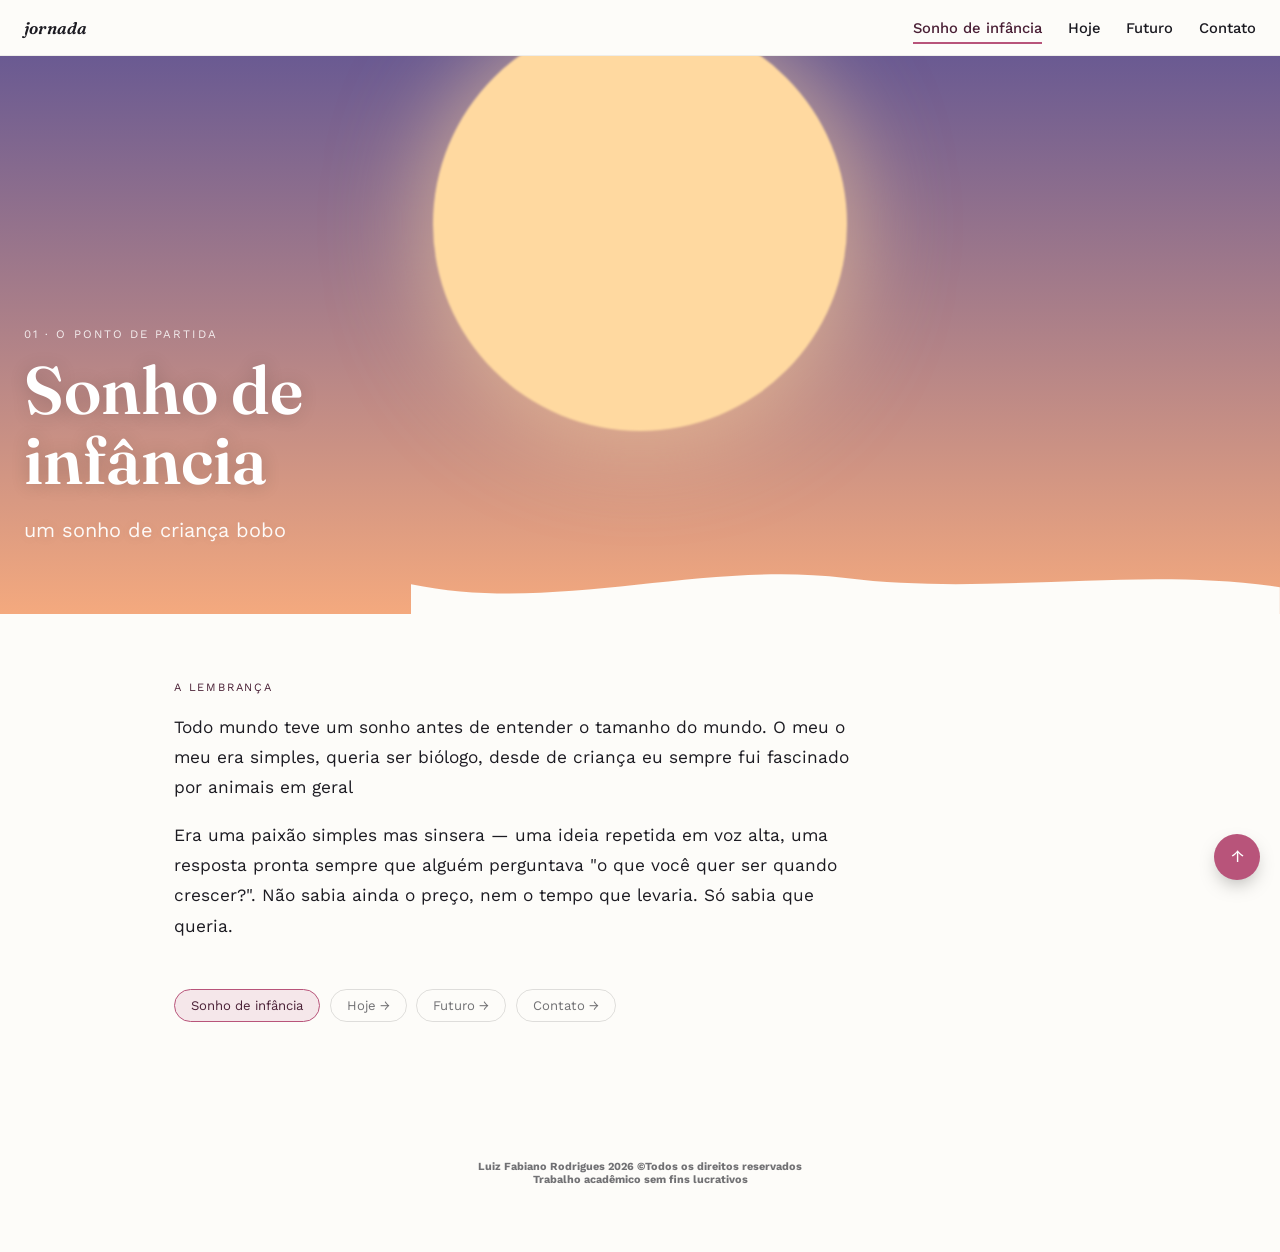
<file: index.html>
<!DOCTYPE html>
<html lang="pt-BR">
<head>
<meta charset="UTF-8">
<meta name="viewport" content="width=device-width, initial-scale=1.0">
<title>Sonho de infância — Jornada</title>
<link rel="icon" type="image/jpg" href="img/sol.jpg">
<link rel="stylesheet" href="styles.css">
</head>
<body class="page-sonho">
<a class="skip-link" href="#conteudo">Pular para o conteúdo</a>

<nav class="menu" id="topo" aria-label="Navegação principal">
  <span class="menu__brand">jornada</span>
  <ul class="menu__links">
    <li><a href="index.html" aria-current="page">Sonho de infância</a></li>
    <li><a href="hoje.html">Hoje</a></li>
    <li><a href="futuro.html">Futuro</a></li>
    <li><a href="contato.html">Contato</a></li>
  </ul>
</nav>

<header class="horizon" id="horizon"> 
  <div class="horizon__glow" aria-hidden="true"></div>
  <div class="horizon__content">
    <p class="eyebrow">01 · O ponto de partida</p>
    <h1 class="title">Sonho de infância</h1>
    <p class="lede">um sonho de criança bobo</p>
  </div>
  <svg class="horizon__line" viewBox="0 0 1440 90" preserveAspectRatio="none" aria-hidden="true">
    <path d="M0,40 C240,90 480,0 720,30 C960,60 1200,10 1440,45 L1440,90 L0,90 Z"></path>
  </svg>
</header>

<main id="conteudo">
  <p class="section-label">A lembrança</p>
  <div class="prose">
    <p>Todo mundo teve um sonho antes de entender o tamanho do mundo. O meu o meu era simples, queria ser biólogo, desde de criança eu sempre fui fascinado por animais em geral</p>
    <p>Era uma paixão simples mas sinsera — uma ideia repetida em voz alta, uma resposta pronta sempre que alguém perguntava "o que você quer ser quando crescer?". Não sabia ainda o preço, nem o tempo que levaria. Só sabia que queria.</p>
    
  </div>

  <nav class="timeline-strip" aria-label="Linha do tempo">
    <a href="sonho-de-infancia.html" aria-current="page">Sonho de infância</a>
    <a href="hoje.html">Hoje →</a>
    <a href="futuro.html">Futuro →</a>
    <a href="contato.html">Contato →</a>
  </nav>
</main>

<footer><h5>Luiz Fabiano Rodrigues 2026 &copyTodos os direitos reservados <br> Trabalho acadêmico sem fins lucrativos</h5></footer>
<a href="#horizon" class="back-to-top" aria-label="Voltar ao topo">↑</a>
</body>
</html>
</file>
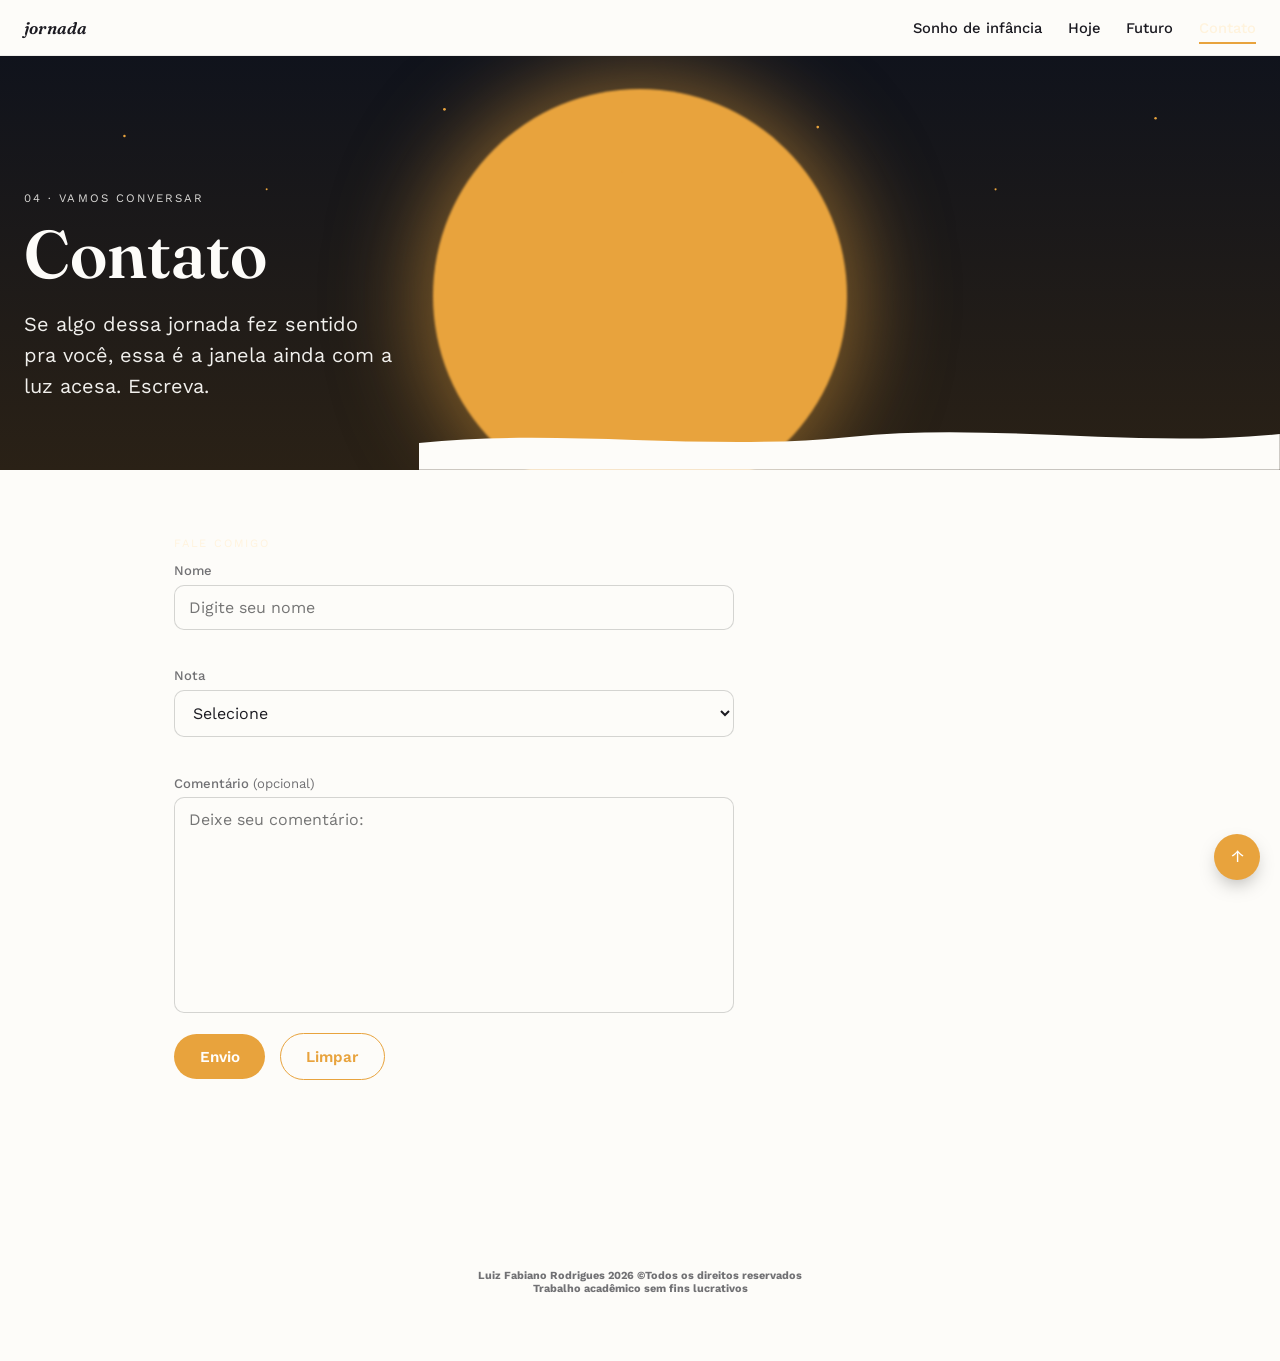
<file: contato.html>
<!DOCTYPE html>
<html lang="pt-BR">
<head>
<meta charset="UTF-8">
<meta name="viewport" content="width=device-width, initial-scale=1.0">
<title>Contato — Jornada</title>
<link rel="icon" type="image/jpg" href="img/sol.jpg">
<link rel="stylesheet" href="styles.css">
</head>
<body class="page-contato">
<a class="skip-link" href="#conteudo">Pular para o conteúdo</a>

<nav class="menu" id="topo" aria-label="Navegação principal">
  <span class="menu__brand">jornada</span>
  <ul class="menu__links">
    <li><a href="index.html">Sonho de infância</a></li>
    <li><a href="hoje.html">Hoje</a></li>
    <li><a href="futuro.html">Futuro</a></li>
    <li><a href="contato.html" aria-current="page">Contato</a></li>
  </ul>
</nav>

<header class="horizon" id="horizon">
  <div class="horizon__glow" aria-hidden="true"></div>
  <svg class="horizon__stars" viewBox="0 0 1440 500" preserveAspectRatio="none" aria-hidden="true">
    <g fill="#e8a33d">
      <circle cx="140" cy="90" r="1.4"/><circle cx="300" cy="150" r="1.1"/><circle cx="500" cy="60" r="1.6"/>
      <circle cx="700" cy="130" r="1.2"/><circle cx="920" cy="80" r="1.5"/><circle cx="1120" cy="150" r="1.2"/>
      <circle cx="1300" cy="70" r="1.4"/>
    </g>
  </svg>
  <div class="horizon__content">
    <p class="eyebrow">04 · Vamos conversar</p>
    <h1 class="title">Contato</h1>
    <p class="lede">Se algo dessa jornada fez sentido pra você, essa é a janela ainda com a luz acesa. Escreva.</p>
  </div>
  <svg class="horizon__line" viewBox="0 0 1440 90" preserveAspectRatio="none" aria-hidden="true">
    <path d="M0,45 C240,20 480,60 720,35 C960,10 1200,55 1440,30 L1440,90 L0,90 Z"></path>
  </svg>
</header>

<main id="conteudo">
  <section class="contact-form-wrap">
    <p class="section-label">Fale comigo</p>
    <form name="form1" onsubmit="return processarform()" method="post">
      <div class="field" id="campo-nome">
        <label for="nome">Nome</label>
        <input type="text" size="30" id="nome" name="nome" placeholder="Digite seu nome">
        <span class="field__error" id="erro-nome"></span>
      </div>

      <div class="field" id="campo-nota">
        <label for="nota">Nota</label>
        <select id="nota" name="nota">
          <option value="">Selecione</option>
          <option value="0">0</option>
          <option value="1">1</option>
          <option value="2">2</option>
          <option value="3">3</option>
          <option value="4">4</option>
          <option value="5">5</option>
        </select>
        <span class="field__error" id="erro-nota"></span>
      </div>

      <div class="field" id="campo-comentario">
        <label for="comentario">Comentário <span class="field__optional">(opcional)</span></label>
        <textarea rows="10" cols="30" id="comentario" name="comentario" placeholder="Deixe seu comentário:"></textarea>
      </div>

      <input type="submit" class="btn" name="enviar" value="Envio">
      <input type="reset" class="btn btn--ghost" value="Limpar">
      <p class="form-status" id="status-envio" role="status" aria-live="polite"></p>
    </form>
  </section>
</main>



<script>
function processarform() {
  const nome = document.forms["form1"]["nome"];
  const nota = document.forms["form1"]["nota"];
  const status = document.getElementById("status-envio");

  const campoNome = document.getElementById("campo-nome");
  const campoNota = document.getElementById("campo-nota");
  const erroNome = document.getElementById("erro-nome");
  const erroNota = document.getElementById("erro-nota");

  const nomeValido = nome.value.trim().length >= 2;
  const notaValida = nota.value !== "";

  campoNome.classList.toggle("has-error", !nomeValido);
  erroNome.textContent = nomeValido ? "" : "Digite seu nome (mínimo 2 letras).";

  campoNota.classList.toggle("has-error", !notaValida);
  erroNota.textContent = notaValida ? "" : "Selecione uma nota.";

  if (!nomeValido || !notaValida) {
    status.dataset.state = "error";
    status.textContent = "Verifique os campos destacados acima.";
    return false;
  }

  status.dataset.state = "success";
  status.textContent = "Mensagem enviada! Obrigado por escrever — respondo em breve.";
  return false; 
}
</script>

<footer><h5>Luiz Fabiano Rodrigues 2026 &copyTodos os direitos reservados <br> Trabalho acadêmico sem fins lucrativos</h5></footer>
<a href="#horizon" class="back-to-top" aria-label="Voltar ao topo">↑</a>
</body>
</html>
</file>
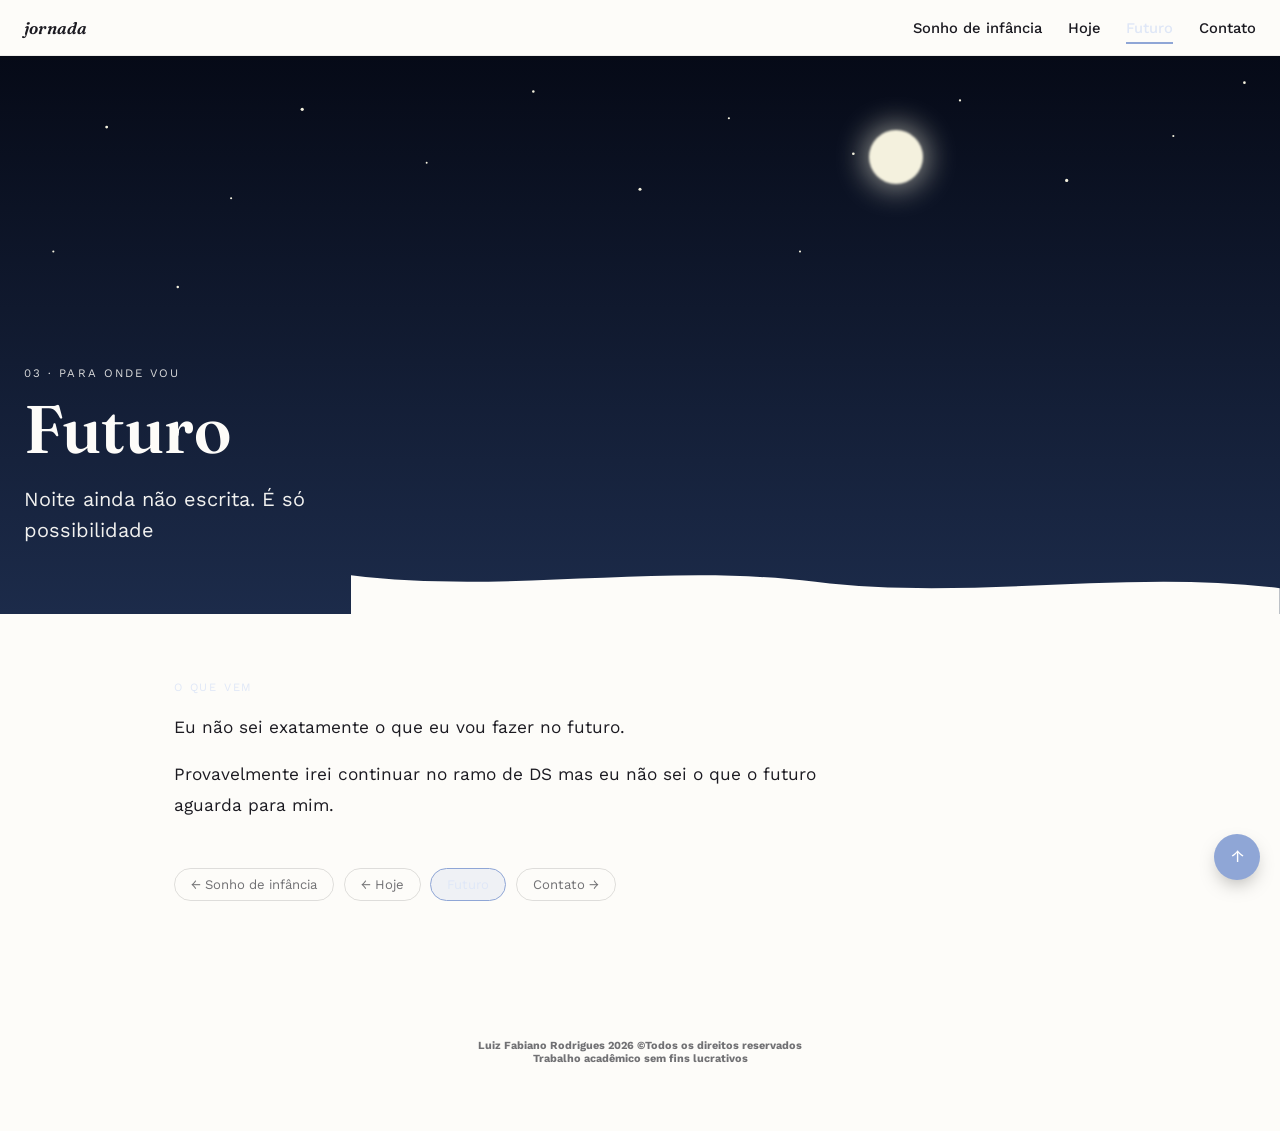
<file: futuro.html>
<!DOCTYPE html>
<html lang="pt-BR">
<head>
<meta charset="UTF-8">
<meta name="viewport" content="width=device-width, initial-scale=1.0">
<title>Futuro — Jornada</title>
<link rel="icon" type="image/jpg" href="img/sol.jpg">
<link rel="stylesheet" href="styles.css">
</head>
<body class="page-futuro">
<a class="skip-link" href="#conteudo">Pular para o conteúdo</a>

<nav class="menu" id="topo" aria-label="Navegação principal">
  <span class="menu__brand">jornada</span>
  <ul class="menu__links">
    <li><a href="index.html">Sonho de infância</a></li>
    <li><a href="hoje.html">Hoje</a></li>
    <li><a href="futuro.html" aria-current="page">Futuro</a></li>
    <li><a href="contato.html">Contato</a></li>
  </ul>
</nav>

<header class="horizon" id="horizon">
  <div class="horizon__glow" aria-hidden="true"></div>
  <svg class="horizon__stars" viewBox="0 0 1440 500" preserveAspectRatio="none" aria-hidden="true">
    <g fill="#f4f1de">
      <circle cx="120" cy="80" r="1.6"/><circle cx="260" cy="160" r="1.2"/><circle cx="340" cy="60" r="1.8"/>
      <circle cx="480" cy="120" r="1.1"/><circle cx="600" cy="40" r="1.4"/><circle cx="720" cy="150" r="1.7"/>
      <circle cx="820" cy="70" r="1.2"/><circle cx="960" cy="110" r="1.5"/><circle cx="1080" cy="50" r="1.3"/>
      <circle cx="1200" cy="140" r="1.8"/><circle cx="1320" cy="90" r="1.2"/><circle cx="1400" cy="30" r="1.5"/>
      <circle cx="60" cy="220" r="1.2"/><circle cx="200" cy="260" r="1.4"/><circle cx="900" cy="220" r="1.2"/>
    </g>
  </svg>
  <div class="horizon__content">
    <p class="eyebrow">03 · Para onde vou</p>
    <h1 class="title">Futuro</h1>
    <p class="lede">Noite ainda não escrita. É só possibilidade </p>
  </div>
  <svg class="horizon__line" viewBox="0 0 1440 90" preserveAspectRatio="none" aria-hidden="true">
    <path d="M0,30 C240,60 480,10 720,40 C960,70 1200,20 1440,50 L1440,90 L0,90 Z"></path>
  </svg>
</header>

<main id="conteudo">
  <p class="section-label">O que vem</p>
  <div class="prose">
    <p>Eu não sei exatamente o que eu vou fazer no futuro.</p>
    <p>Provavelmente irei continuar no ramo de DS mas eu não sei o que o futuro aguarda para mim.</p>
   
  </div>

  <nav class="timeline-strip" aria-label="Linha do tempo">
    <a href="sonho-de-infancia.html">← Sonho de infância</a>
    <a href="hoje.html">← Hoje</a>
    <a href="futuro.html" aria-current="page">Futuro</a>
    <a href="contato.html">Contato →</a>
  </nav>
</main>

<footer><h5>Luiz Fabiano Rodrigues 2026 &copyTodos os direitos reservados <br> Trabalho acadêmico sem fins lucrativos</h5></footer>
<a href="#horizon" class="back-to-top" aria-label="Voltar ao topo">↑</a>
</body>
</html>
</file>
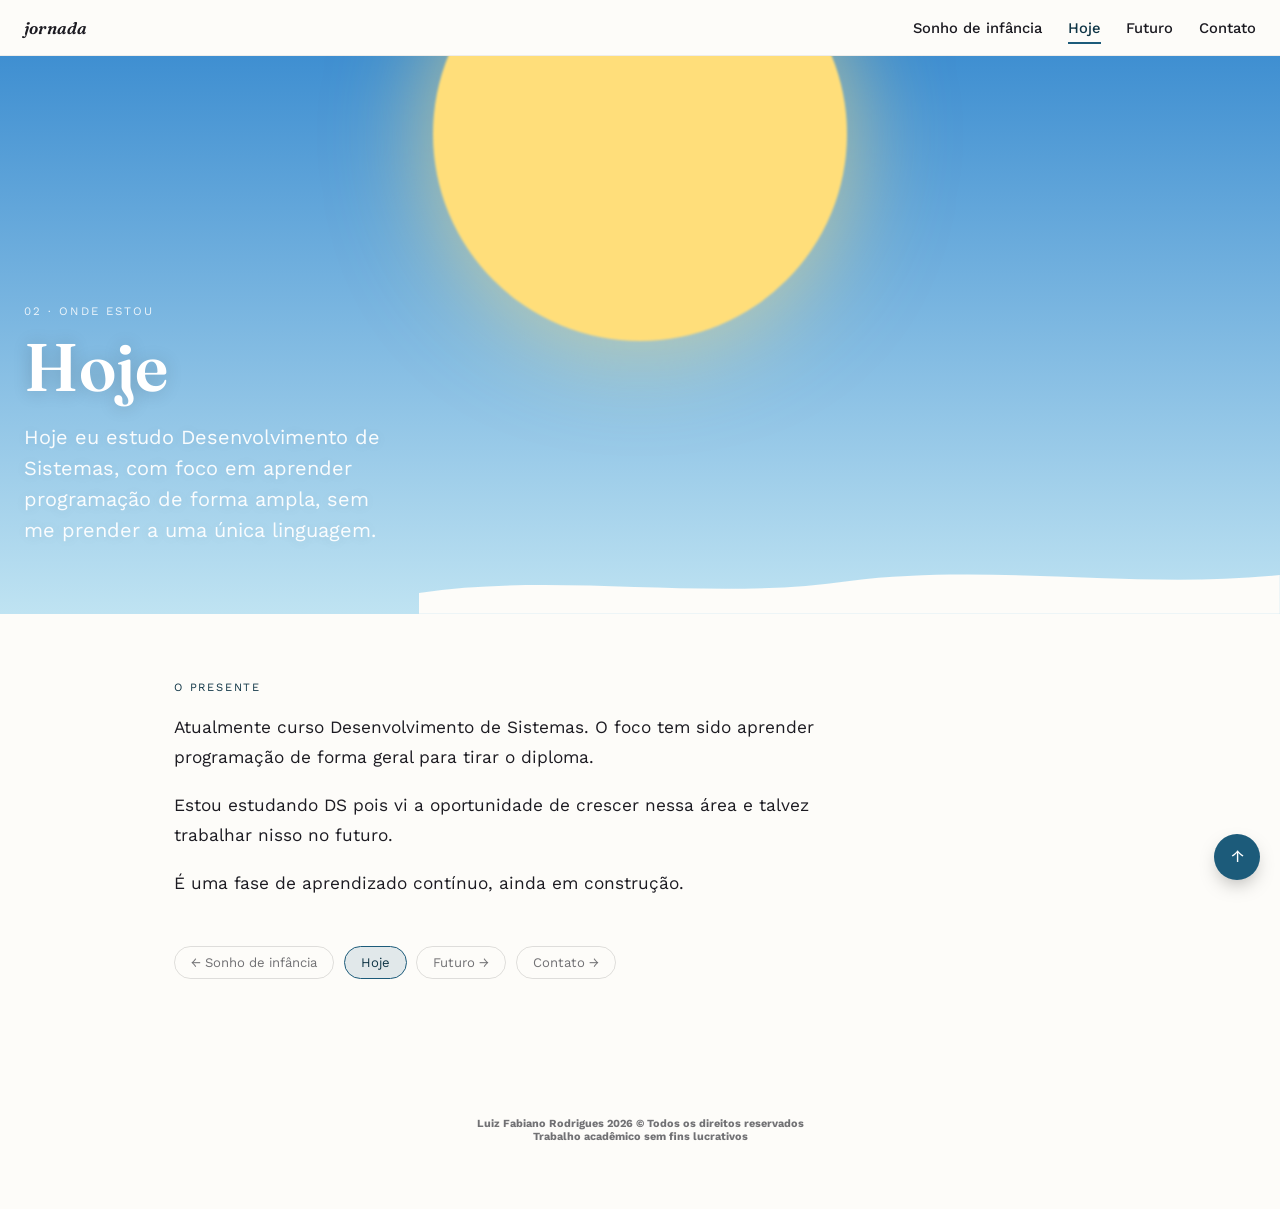
<file: hoje.html>
<!DOCTYPE html>
<html lang="pt-BR">
<head>
<meta charset="UTF-8">
<meta name="viewport" content="width=device-width, initial-scale=1.0">
<title>Hoje — Jornada</title>
<link rel="icon" type="image/jpg" href="img/sol.jpg">
<link rel="stylesheet" href="styles.css">
</head>
<body class="page-hoje">
<a class="skip-link" href="#conteudo">Pular para o conteúdo</a>

<nav class="menu" id="topo" aria-label="Navegação principal">
  <span class="menu__brand">jornada</span>
  <ul class="menu__links">
    <li><a href="index.html">Sonho de infância</a></li>
    <li><a href="hoje.html" aria-current="page">Hoje</a></li>
    <li><a href="futuro.html">Futuro</a></li>
    <li><a href="contato.html">Contato</a></li>
  </ul>
</nav>

<header class="horizon" id="horizon">
  <div class="horizon__glow" aria-hidden="true"></div>
  <div class="horizon__content">
    <p class="eyebrow">02 · Onde estou</p>
    <h1 class="title">Hoje</h1>
    <p class="lede">Hoje eu estudo Desenvolvimento de Sistemas, com foco em aprender programação de forma ampla, sem me prender a uma única linguagem.</p>
  </div>
  <svg class="horizon__line" viewBox="0 0 1440 90" preserveAspectRatio="none" aria-hidden="true">
    <path d="M0,55 C240,20 480,70 720,35 C960,5 1200,50 1440,25 L1440,90 L0,90 Z"></path>
  </svg>
</header>

<main id="conteudo">
  <p class="section-label">O presente</p>
  <div class="prose">
    <p>Atualmente curso Desenvolvimento de Sistemas. O foco tem sido aprender programação de forma geral para tirar o diploma.</p>
    <p>Estou estudando DS pois vi a oportunidade de crescer nessa área e talvez trabalhar nisso no futuro.</p>
    <p>É uma fase de aprendizado contínuo, ainda em construção.</p>
  </div>

  <nav class="timeline-strip" aria-label="Linha do tempo">
    <a href="sonho-de-infancia.html">← Sonho de infância</a>
    <a href="hoje.html" aria-current="page">Hoje</a>
    <a href="futuro.html">Futuro →</a>
    <a href="contato.html">Contato →</a>
  </nav>
</main>

<footer><h5>Luiz Fabiano Rodrigues 2026 &copy; Todos os direitos reservados <br> Trabalho acadêmico sem fins lucrativos</h5></footer>
<a href="#horizon" class="back-to-top" aria-label="Voltar ao topo">↑</a>
</body>
</html>
</file>
<file: styles.css>
@import url('https://fonts.googleapis.com/css2?family=Fraunces:ital,opsz,wght@0,9..144,400;0,9..144,600;1,9..144,500&family=Work+Sans:wght@400;500;600&display=swap');

:root{
  --ink: #1c1b22;
  --paper: #fdfcf9;
  --muted: rgba(28,27,34,0.62);
  --radius: 18px;
  --maxw: 980px;



  /* trocadas por cada body.page-* abaixo */
  --sky-top: #cfd8e3;
  --sky-bottom: #f5efe4;
  --sun: #f2c14e;
  --accent: #6f5aa8;
  --accent-ink: #2b2440;
}

html{
    scroll-behavior: smooth;
}

@view-transition{
    navigation:auto;
}

::view-transition-group(root){
    animation-duration: .5s;
}
/* -------- fases do dia -------- */
body.page-sonho{
  --sky-top: #6a5a92;
  --sky-bottom: #f4a97e;
  --sun: #ffd9a0;
  --accent: #b8547a;
  --accent-ink: #4a2036;
}
body.page-hoje{
  --sky-top: #3f8fd1;
  --sky-bottom: #bfe3f2;
  --sun: #ffde7a;
  --accent: #1c5b7a;
  --accent-ink: #0f3546;
}
body.page-futuro{
  --sky-top: #060a17;
  --sky-bottom: #1c2b4a;
  --sun: #f4f1de;
  --accent: #8fa6d6;
  --accent-ink: #dfe7f7;
}
body.page-contato{
  --sky-top: #10131c;
  --sky-bottom: #2a2116;
  --sun: #e8a33d;
  --accent: #e8a33d;
  --accent-ink: #fff3dd;
}

*{ box-sizing: border-box; }
html{ scroll-behavior: smooth; }

body{
  margin: 0;
  font-family: 'Work Sans', sans-serif;
  color: var(--ink);
  background: var(--paper);
  -webkit-font-smoothing: antialiased;
}

a{ color: inherit; }

.skip-link{
  position:absolute; left:-999px; top:auto;
}
.skip-link:focus{
  position:fixed; left:1rem; top:1rem; z-index:100;
  background:var(--paper); padding:.6rem 1rem; border-radius:8px;
}

/* -------- horizonte (elemento assinatura) -------- */
.horizon{
  position: relative;
  overflow: hidden;
  background: linear-gradient(180deg, var(--sky-top) 0%, var(--sky-bottom) 100%);
  min-height: 62vh;
  display: flex;
  align-items: flex-end;
}
.page-contato .horizon{ min-height: 46vh; }

.horizon__glow{
  position: absolute;
  width: 46vmin; height: 46vmin;
  border-radius: 50%;
  background: var(--sun);
  filter: blur(1px);
  box-shadow: 0 0 90px 10px color-mix(in srgb, var(--sun) 55%, transparent);
  top: 58%;
  left: 50%;
  transform: translate(-50%, -50%);
  transition: top 1.2s ease, opacity 1.2s ease;
}
.page-sonho .horizon__glow{ top: 30%; }
.page-hoje .horizon__glow{ top: 14%; }
.page-futuro .horizon__glow{ width: 6vmin; height: 6vmin; top: 18%; left: 70%; box-shadow: 0 0 30px 4px color-mix(in srgb, var(--sun) 60%, transparent); }

.horizon__stars{ position:absolute; inset:0; opacity:0; transition: opacity 1.2s ease; }
.page-futuro .horizon__stars,
.page-contato .horizon__stars{ opacity: 1; }

.horizon__line{
  position: relative;
  width: 100%;
  display: block;
  fill: var(--paper);
}

.horizon__content{
  position: relative;
  z-index: 2;
  max-width: var(--maxw);
  margin: 0 auto;
  padding: 6.5rem 1.5rem 3rem;
  color: var(--paper);
}
.page-hoje .horizon__content,
.page-sonho .horizon__content{ color: #fff; text-shadow: 0 1px 18px rgba(0,0,0,.18); }

.eyebrow{
  font-family: 'Work Sans', sans-serif;
  letter-spacing: .18em;
  text-transform: uppercase;
  font-size: .72rem;
  opacity: .85;
  margin: 0 0 .9rem;
}

h1.title{
  font-family: 'Fraunces', serif;
  font-weight: 600;
  font-size: clamp(2.4rem, 6vw, 4.2rem);
  line-height: 1.04;
  margin: 0 0 1rem;
}

.lede{
  font-size: clamp(1.05rem, 1.6vw, 1.25rem);
  max-width: 46ch;
  line-height: 1.55;
  opacity: .95;
}

/* -------- navegação -------- */
nav.menu{
  position: sticky;
  top: 0;
  z-index: 10;
  display: flex;
  align-items: center;
  justify-content: space-between;
  gap: 1rem;
  padding: 1.1rem 1.5rem;
  background: color-mix(in srgb, var(--paper) 88%, transparent);
  backdrop-filter: blur(10px);
  border-bottom: 1px solid rgba(0,0,0,.06);
  flex-wrap: wrap;
}
.menu__brand{
  font-family: 'Fraunces', serif;
  font-weight: 600;
  font-style: italic;
  font-size: 1.05rem;
  letter-spacing: .01em;
}
.menu__links{
  list-style: none;
  display: flex;
  gap: 1.6rem;
  margin: 0;
  padding: 0;
  flex-wrap: wrap;
}
.menu__links a{
  text-decoration: none;
  font-size: .92rem;
  font-weight: 500;
  color: var(--ink);
  position: relative;
  padding: .3rem 0;
}
.menu__links a::after{
  content: "";
  position: absolute;
  left: 0; right: 100%;
  bottom: -2px;
  height: 2px;
  background: var(--accent);
  transition: right .25s ease;
}
.menu__links a:hover::after{ right: 0; }
.menu__links a[aria-current="page"]{ color: var(--accent-ink); }
.menu__links a[aria-current="page"]::after{ right: 0; }

/* -------- corpo das páginas -------- */
main{
  max-width: var(--maxw);
  margin: 0 auto;
  padding: 3.5rem 1.5rem 5rem;
}

.section-label{
  font-family: 'Work Sans', sans-serif;
  text-transform: uppercase;
  letter-spacing: .16em;
  font-size: .7rem;
  color: var(--accent-ink);
  margin-bottom: .8rem;
}

.prose{
  font-size: 1.08rem;
  line-height: 1.75;
  max-width: 62ch;
  color: var(--ink);
}
.prose p + p{ margin-top: 1.1rem; }

.timeline-strip{
  display: flex;
  gap: .6rem;
  margin: 3rem 0 0;
  flex-wrap: wrap;
}
.timeline-strip a{
  text-decoration: none;
  font-size: .82rem;
  padding: .5rem 1rem;
  border-radius: 999px;
  border: 1px solid rgba(0,0,0,.12);
  color: var(--muted);
}
.timeline-strip a[aria-current="page"]{
  border-color: var(--accent);
  color: var(--accent-ink);
  background: color-mix(in srgb, var(--accent) 12%, transparent);
}

footer{
  text-align: center;
  padding: 2.5rem 1.5rem 3rem;
  font-size: .82rem;
  color: var(--muted);
}

/* -------- contato -------- */
.contact-form-wrap{
  max-width: 560px;
}
@media (max-width: 760px){
  .horizon__content{ padding-top: 4.5rem; }
  nav.menu{ justify-content: center; text-align:center; }
}

.field{
  display: flex;
  flex-direction: column;
  gap: .4rem;
  margin-bottom: 1.25rem;
}
.field label{
  font-size: .82rem;
  font-weight: 500;
  color: var(--muted);
}
.field input,
.field textarea,
.field select{
  font-family: 'Work Sans', sans-serif;
  font-size: 1rem;
  padding: .75rem .9rem;
  border-radius: 10px;
  border: 1px solid rgba(0,0,0,.16);
  background: var(--paper);
  color: var(--ink);
  resize: none;
}
.field input:focus,
.field textarea:focus,
.field select:focus{
  outline: 2px solid var(--accent);
  outline-offset: 1px;
}
.field.has-error input,
.field.has-error textarea,
.field.has-error select{ border-color: #c74b3a; }
.field__optional{
  font-weight: 400;
  color: var(--muted);
  font-size: .82rem;
}
.field__error{
  font-size: .78rem;
  color: #c74b3a;
  min-height: 1em;
}

.btn{
  font-family: 'Work Sans', sans-serif;
  font-weight: 600;
  font-size: .95rem;
  padding: .85rem 1.6rem;
  border-radius: 999px;
  border: none;
  background: var(--accent);
  color: #fff;
  cursor: pointer;
  transition: transform .15s ease, box-shadow .15s ease;
}
.btn:hover{ transform: translateY(-1px); box-shadow: 0 8px 18px -8px var(--accent); }
.btn:disabled{ opacity: .6; cursor: progress; transform:none; box-shadow:none; }

.btn--ghost{
  background: transparent;
  color: var(--accent);
  border: 1.5px solid var(--accent);
  font-weight: 600;
  margin-left: .6rem;
}
.btn--ghost:hover{ box-shadow: none; background: color-mix(in srgb, var(--accent) 12%, transparent); }

.form-status{
  margin-top: 1rem;
  font-size: .9rem;
  min-height: 1.4em;
}
.form-status[data-state="success"]{ color: #2e7d4f; }
.form-status[data-state="error"]{ color: #c74b3a; }

/* -------- âncora / voltar ao topo -------- */
.back-to-top{
  position: fixed;
  right: 1.25rem;
  bottom: 1.25rem;
  z-index: 20;
  width: 46px;
  height: 46px;
  display: flex;
  align-items: center;
  justify-content: center;
  border-radius: 50%;
  background: var(--accent);
  color: #fff;
  text-decoration: none;
  font-size: 1.1rem;
  line-height: 1;
  box-shadow: 0 8px 20px -6px rgba(0,0,0,.35);
  transition: transform .15s ease, box-shadow .15s ease;
}
.back-to-top:hover{
  transform: translateY(-2px);
  box-shadow: 0 10px 24px -6px rgba(0,0,0,.4);
}
.back-to-top:focus-visible{
  outline: 2px solid var(--accent);
  outline-offset: 3px;
}

@media (prefers-reduced-motion: reduce){
  *{ transition: none !important; animation: none !important; }
}
</file>
